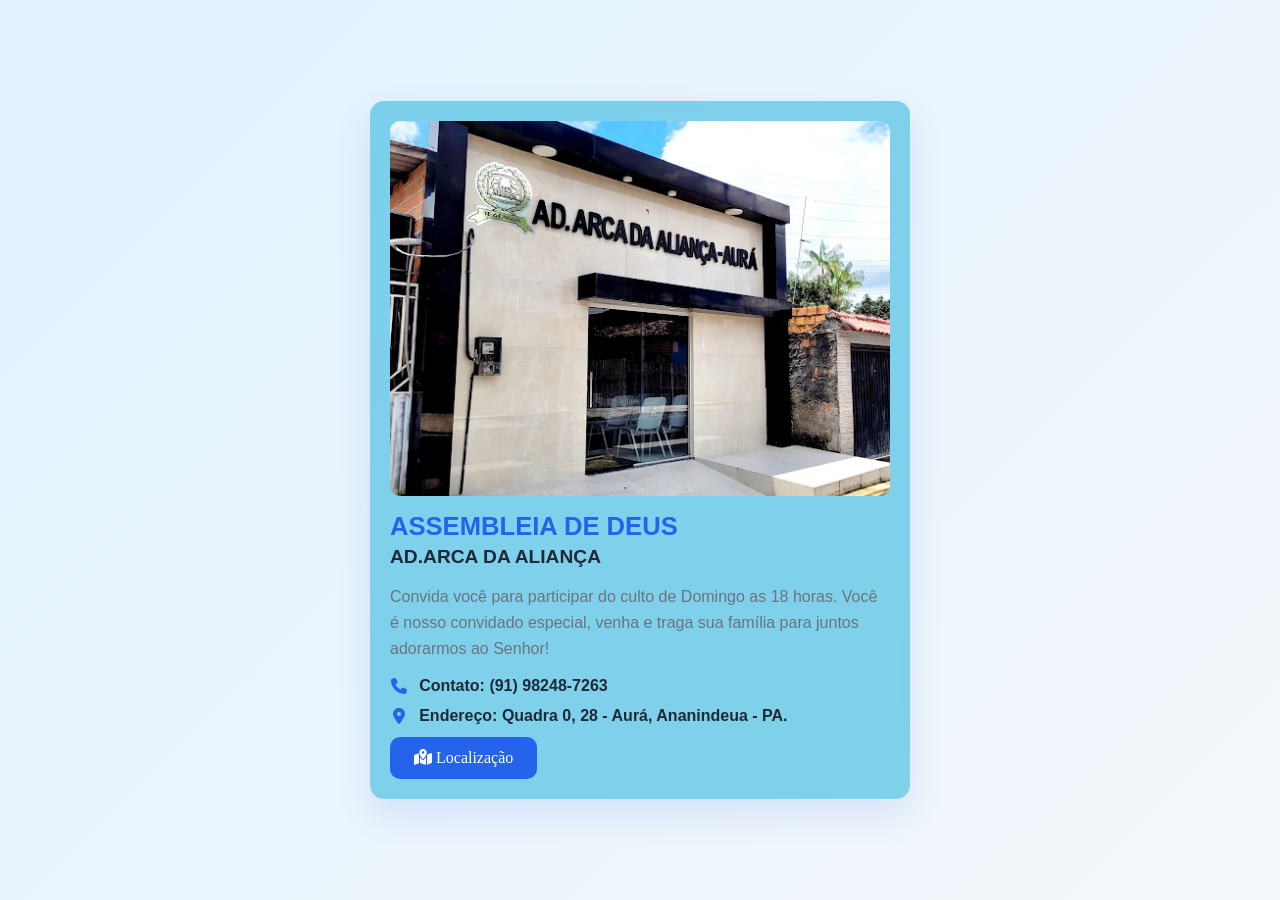
<file: index.html>
<!DOCTYPE html>
<html lang="pt-BR">
  <head>
    <meta charset="UTF-8" />
    <meta name="viewport" content="width=device-width, initial-scale=1.0" />
    <title>Convite</title>
    <link rel="stylesheet" href="https://cdnjs.cloudflare.com/ajax/libs/font-awesome/6.5.2/css/all.min.css" />
    <style>
      :root {
        --bg: #f4f7fb;
        --card: #ffffff;
        --primary: #2563eb;
        --text: #1f2937;
        --muted: #6b7280;
      }

      * {
        box-sizing: border-box;
      }

      body {
        margin: 0;
        font-family: Arial, Helvetica, sans-serif;
        background: linear-gradient(135deg, #e0f2fe, var(--bg));
        color: var(--text);
        display: grid;
        place-items: center;
        min-height: 100vh;
      }

      .card {
        width: min(calc(100% - 2rem), 540px);
        background: rgba(85, 194, 228, 0.72);
        -webkit-backdrop-filter: blur(8px);
        backdrop-filter: blur(8px);
        border-radius: 14px;
        box-shadow: 0 16px 36px rgba(37, 99, 235, 0.12);
        padding: 1.25rem;
      }

      .church-image {
        display: block;
        width: 100%;
        aspect-ratio: 4 / 3;
        object-fit: cover;
        border-radius: 10px;
        margin-bottom: 1rem;
      }

      h1 {
        margin: 0 0 0.35rem;
        color: var(--primary);
        font-size: 1.6rem;
      }

      h2 {
        margin: 0 0 1rem;
        font-size: 1.2rem;
      }

      p {
        color: var(--muted);
        line-height: 1.6;
        margin: 0 0 1rem;
      }

      button {
        background: var(--primary);
        color:white;
        border: none;
        border-radius: 10px;
        padding: 0.75rem 1.5rem;
        font-size: 1rem;
        font-family: times new roman;
        cursor: pointer;
        transition: opacity 0.2s ease;
      }

      button:hover {
        opacity: 0.9;
      }

      .info-item {
        display: flex;
        align-items: center;
        gap: 0.7rem;
        margin: 0.75rem 0;
        color: var(--text);
        font-weight: 600;
      }

      .info-item i {
        color: var(--primary);
        width: 18px;
        text-align: center;
      }
     
    </style>
  </head>
  <body>
    <main class="card">
<div >
    <img class="church-image" src="igreja_1.webp" alt="Igreja Assembleia de Deus Arca da Aliança" />
      <h1>ASSEMBLEIA DE DEUS</h1>
        <h2>AD.ARCA DA ALIANÇA</h2>
        </div>
        <section>
            <p>
        Convida você para participar do culto de Domingo as 18 horas.
        Você é nosso convidado especial, venha e traga sua família para juntos adorarmos ao Senhor!
      </p>

      <div class="info-item">
        <i class="fa-solid fa-phone"></i>
        <span>Contato: (91) 98248-7263</span>
      </div>

      <div class="info-item">
        <i class="fa-solid fa-location-dot"></i>
        <span>Endereço: Quadra 0, 28 - Aurá, Ananindeua - PA.</span>
      </div>
        </section>
      
      <a href="https://maps.app.goo.gl/gEr5ApzBTGcpxext6" target="_blank">
  <button type="button"><i class="fa-solid fa-map-location-dot"></i> Localização</button>
</a>
    </main>
  </body>
</html>
</file>
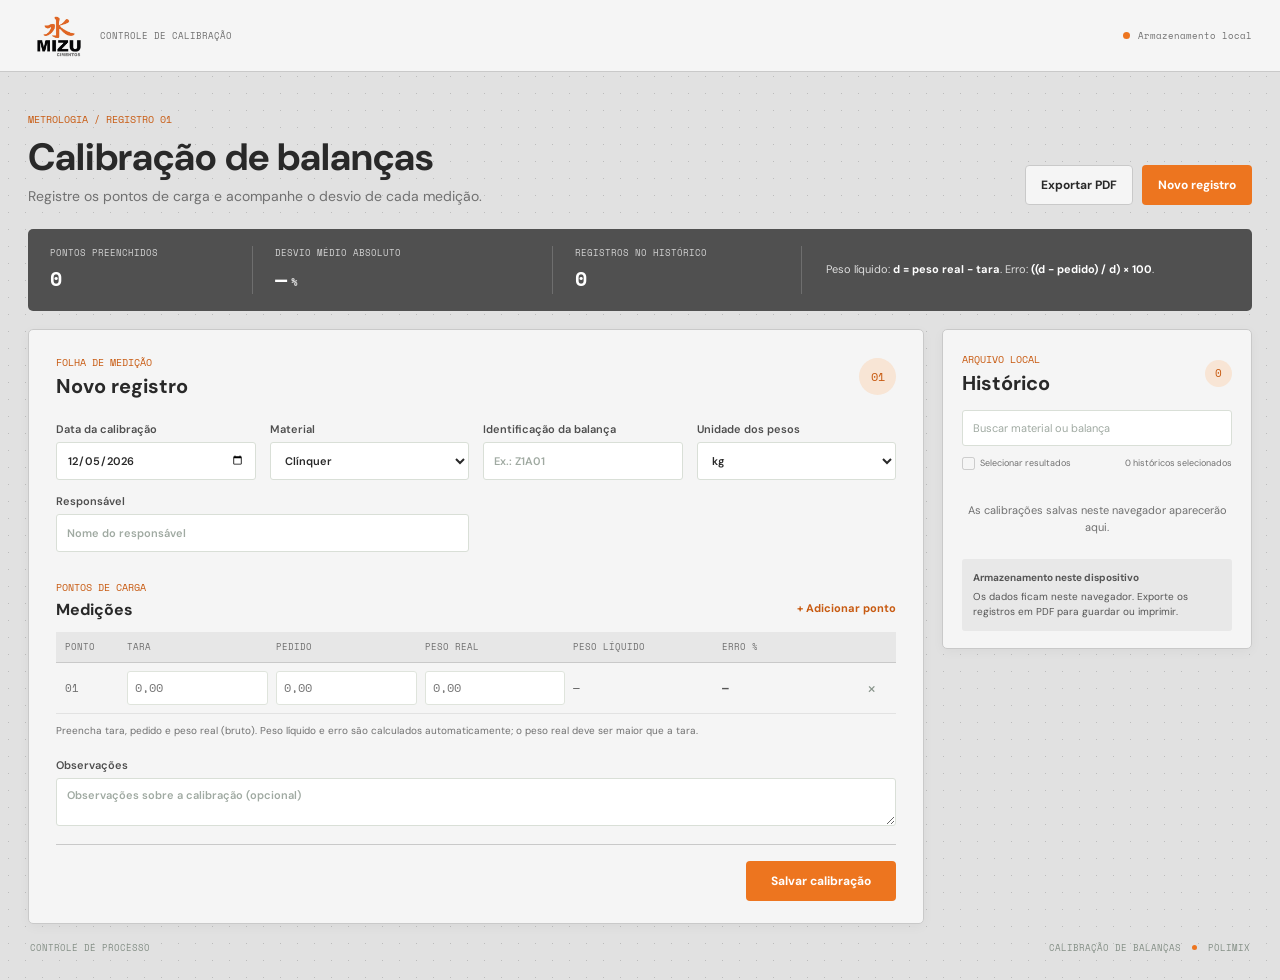
<file: Calibração/index.html>
<!doctype html>
<html lang="pt-BR">
<head>
  <meta charset="utf-8">
  <meta name="viewport" content="width=device-width, initial-scale=1">
  <meta name="theme-color" content="#e1e1e1">
  <title>Calibração de balanças</title>
  <link rel="preconnect" href="https://fonts.googleapis.com">
  <link rel="preconnect" href="https://fonts.gstatic.com" crossorigin>
  <link href="https://fonts.googleapis.com/css2?family=DM+Sans:wght@400;500;600;700&family=Space+Mono:wght@400;700&display=swap" rel="stylesheet">
  <link rel="stylesheet" href="styles.css">
  <script src="script.js" defer></script>
</head>
<body>
  <header class="topbar">
    <a class="brand" href="index.html" aria-label="Calibração, início">
      <img class="brand-logo" src="logo_1.png" alt="Mizu Cimentos">
      <span class="brand-copy"><small>CONTROLE DE CALIBRAÇÃO</small></span>
    </a>
    <div class="topbar-state"><span class="live-dot"></span><span id="storage-status" role="status">Armazenamento local</span></div>
  </header>

  <main class="page-shell">
    <section class="page-heading">
      <div>
        <p class="eyebrow">METROLOGIA <span>/</span> REGISTRO 01</p>
        <h1>Calibração de balanças</h1>
        <p class="heading-copy">Registre os pontos de carga e acompanhe o desvio de cada medição.</p>
      </div>
      <div class="heading-actions">
        <button class="button button-secondary" id="export-button" type="button" title="Exporta somente os históricos selecionados">Exportar PDF</button>
        <button class="button button-primary" id="new-record-button" type="button">Novo registro</button>
      </div>
    </section>

    <section class="summary-strip" aria-label="Resumo do registro">
      <div class="summary-item"><span class="summary-label">PONTOS PREENCHIDOS</span><strong id="summary-points">0</strong></div>
      <div class="summary-item"><span class="summary-label">DESVIO MÉDIO ABSOLUTO</span><strong><span id="summary-average">—</span><small>%</small></strong></div>
      <div class="summary-item"><span class="summary-label">REGISTROS NO HISTÓRICO</span><strong id="summary-records">0</strong></div>
      <div class="summary-note">Peso líquido: <b>d = peso real − tara</b>. Erro: <b>((d − pedido) / d) × 100</b>.</div>
    </section>

    <div class="content-grid">
      <section class="panel form-panel" aria-labelledby="form-title">
        <div class="panel-heading">
          <div><p class="eyebrow">FOLHA DE MEDIÇÃO</p><h2 id="form-title">Novo registro</h2></div>
          <span class="record-index" id="record-index">01</span>
        </div>

        <form id="calibration-form">
          <div class="metadata-grid">
            <label class="field"><span>Data da calibração</span><input id="calibration-date" name="date" type="date" required></label>
            <label class="field"><span>Material</span>
              <select id="material" name="material" required>
                <option value="Clínquer">Clínquer</option>
                <option value="Gesso">Gesso</option>
                <option value="Pozolano">Pozolano</option>
                <option value="Escória">Escória</option>
                <option value="Outro">Outro</option>
              </select>
            </label>
            <label class="field"><span>Identificação da balança</span><input id="scale-id" name="scale" type="text" placeholder="Ex.: Z1A01" maxlength="40" required></label>
            <label class="field"><span>Unidade dos pesos</span>
              <select id="weight-unit" name="unit" required>
                <option value="kg">kg</option>
                <option value="g">g</option>
                <option value="t">t</option>
              </select>
            </label>
            <label class="field field-wide"><span>Responsável</span><input id="operator" name="operator" type="text" placeholder="Nome do responsável" maxlength="80"></label>
          </div>

          <div class="measurements-heading">
            <div><p class="eyebrow">PONTOS DE CARGA</p><h3>Medições</h3></div>
            <button class="text-button" id="add-point-button" type="button">+ Adicionar ponto</button>
          </div>

          <div class="measurement-table" aria-label="Pontos de medição">
            <div class="table-head" aria-hidden="true">
              <span>PONTO</span><span>TARA</span><span>PEDIDO</span><span>PESO REAL</span><span>PESO LÍQUIDO</span><span>ERRO %</span><span></span>
            </div>
            <div id="measurement-rows"></div>
          </div>
          <p class="table-hint">Preencha tara, pedido e peso real (bruto). Peso líquido e erro são calculados automaticamente; o peso real deve ser maior que a tara.</p>

          <label class="field notes-field"><span>Observações</span><textarea id="notes" name="notes" rows="2" maxlength="500" placeholder="Observações sobre a calibração (opcional)"></textarea></label>
          <div class="form-footer">
            <span id="form-message" class="form-message" role="status"></span>
            <button class="button button-primary save-button" id="save-button" type="submit">Salvar calibração</button>
          </div>
        </form>
      </section>

      <aside class="panel history-panel" aria-labelledby="history-title">
        <div class="history-heading"><div><p class="eyebrow">ARQUIVO LOCAL</p><h2 id="history-title">Histórico</h2></div><span id="history-count" class="history-count">0</span></div>
        <label class="search-field"><span class="sr-only">Buscar no histórico</span><input id="history-search" type="search" placeholder="Buscar material ou balança"></label>
        <div class="history-selection">
          <label class="select-visible"><input id="select-visible-records" type="checkbox">Selecionar resultados</label>
          <span id="selection-count" role="status">0 históricos selecionados</span>
        </div>
        <div id="history-list" class="history-list"></div>
        <p id="empty-history" class="empty-history">As calibrações salvas neste navegador aparecerão aqui.</p>
        <div class="storage-note"><strong>Armazenamento neste dispositivo</strong><span>Os dados ficam neste navegador. Exporte os registros em PDF para guardar ou imprimir.</span></div>
      </aside>
    </div>
    <footer class="page-footer"><span>CONTROLE DE PROCESSO</span><span>CALIBRAÇÃO DE BALANÇAS <i></i> POLIMIX</span></footer>
  </main>
</body>
</html>
</file>
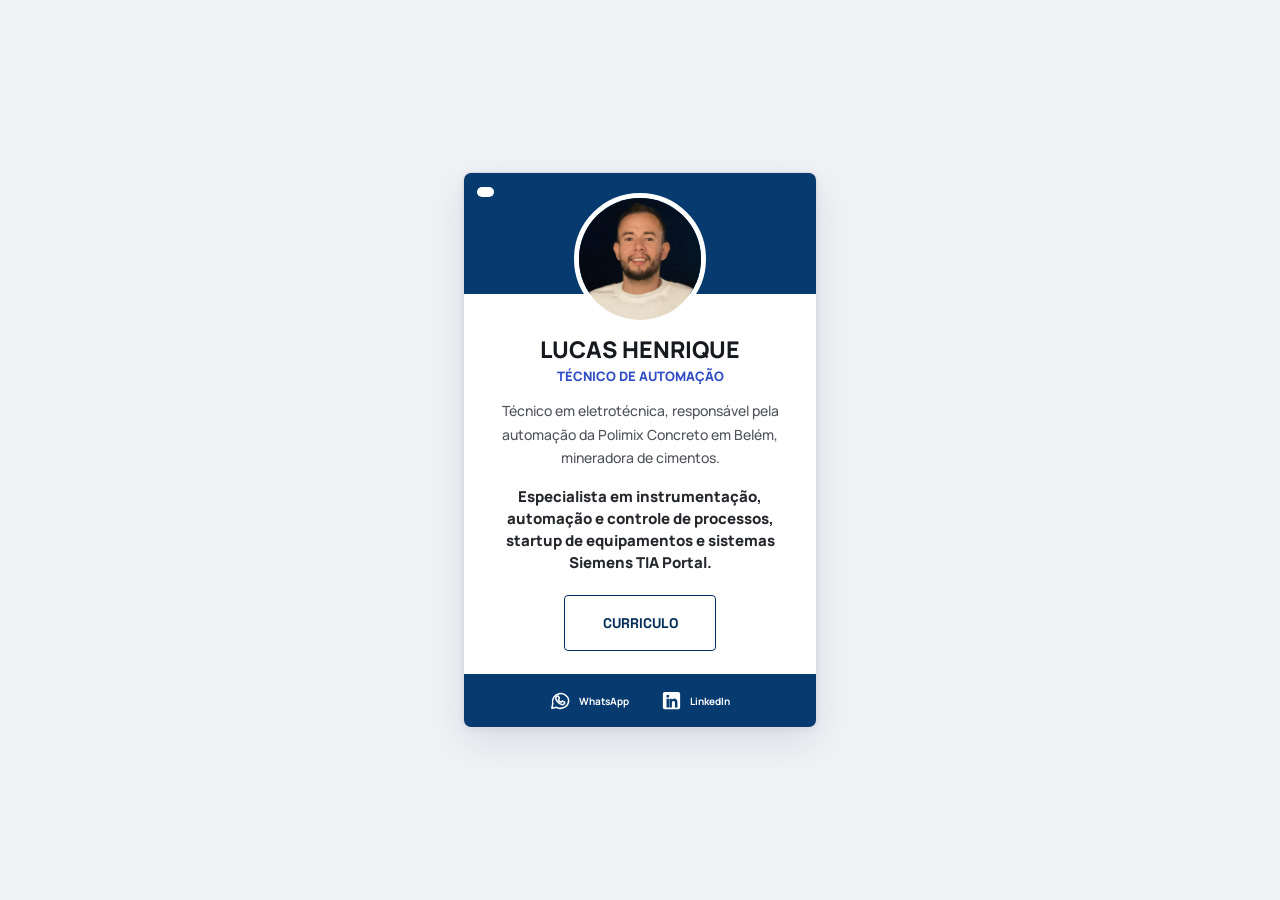
<file: cartao.html>
<!doctype html>
<html lang="pt-BR">
<head>
  <meta charset="utf-8">
  <meta name="viewport" content="width=device-width, initial-scale=1">
  <meta name="theme-color" content="#073b70">
  <meta name="description" content="Cartão digital de Lucas Henrique, técnico de automação.">
  <title>Lucas Henrique | Técnico de Automação</title>
  <link rel="preconnect" href="https://fonts.googleapis.com">
  <link rel="preconnect" href="https://fonts.gstatic.com" crossorigin>
  <link href="https://fonts.googleapis.com/css2?family=Manrope:wght@400;500;600;700;800&family=Space+Grotesk:wght@500;600;700&display=swap" rel="stylesheet">
  <link rel="stylesheet" href="cartao.css">
</head>
<body>
  <main class="card-page">
    <article class="profile-card" aria-labelledby="profile-name">
      <header class="card-cover" aria-hidden="true"></header>
      <img class="profile-photo" src="Perfil_Lucas.jpeg" alt="Retrato de Lucas Henrique">

      <div class="profile-content">
        <p class="card-kicker">CARTÃO DIGITAL</p>
        <h1 id="profile-name">Lucas Henrique</h1>
        <p class="profile-role">Técnico de Automação</p>

        <p class="profile-bio">
          Técnico em eletrotécnica, responsável pela automação da Polimix Concreto em Belém, mineradora de cimentos.
        </p>

        <p class="profile-specialty">
          Especialista em instrumentação, automação e controle de processos, startup de equipamentos e sistemas Siemens TIA Portal.
        </p>
        <a class="resume-button" href="Lucas Santiago_1.pdf" target="_blank" rel="noreferrer">CURRICULO</a>
      </div>

      <nav class="social-links" aria-label="Redes sociais">
        <a href="https://wa.me/qr/4NPMBM3FVFZ6E1" target="_blank" rel="noreferrer" aria-label="Abrir WhatsApp">
          <svg class="social-icon whatsapp-icon" viewBox="0 0 24 24" aria-hidden="true">
            <path d="M20.5 11.7a8.5 8.5 0 0 1-12.6 7.4L3 20l.9-4.7a8.5 8.5 0 1 1 16.6-3.6Z"></path>
            <path d="M8.1 7.8c.3-.5.6-.5.9-.5h.4c.2 0 .4.1.5.4l.8 1.9c.1.2.1.4 0 .6l-.6.7c-.2.2-.2.4-.1.6.5.9 1.3 1.7 2.3 2.2.2.1.4.1.5-.1l.8-.9c.2-.2.4-.2.6-.1l1.8.9c.2.1.3.3.3.5 0 .3-.2 1.2-.8 1.7-.6.6-1.4.7-1.9.6-1.1-.2-2.6-.9-4-2.2-1.2-1.1-2.1-2.5-2.4-3.6-.3-1.1 0-2 .4-2.7Z"></path>
          </svg>
          <span class="social-label">WhatsApp</span>
        </a>
        <a href="https://www.linkedin.com/in/lhenrique325?utm_source=share_via&utm_content=profile&utm_medium=member_android" target="_blank" rel="noreferrer" aria-label="Abrir LinkedIn">
          <svg class="social-icon linkedin-icon" viewBox="0 0 24 24" aria-hidden="true">
            <path d="M19 3a2 2 0 0 1 2 2v14a2 2 0 0 1-2 2H5a2 2 0 0 1-2-2V5a2 2 0 0 1 2-2h14Zm-9.6 7.3H6.8v8.9h2.6v-8.9ZM8.1 6.1a1.5 1.5 0 1 0 0 3 1.5 1.5 0 0 0 0-3Zm10.1 7.7c0-2.7-1.4-3.9-3.3-3.9-1.5 0-2.2.8-2.6 1.4v-1H9.8v8.9h2.6v-4.4c0-1.2.2-2.4 1.7-2.4s1.5 1.4 1.5 2.5v4.3h2.6v-5.4Z"></path>
          </svg>
          <span class="social-label">LinkedIn</span>
        </a>
      </nav>
    </article>
  </main>
</body>
</html>
</file>
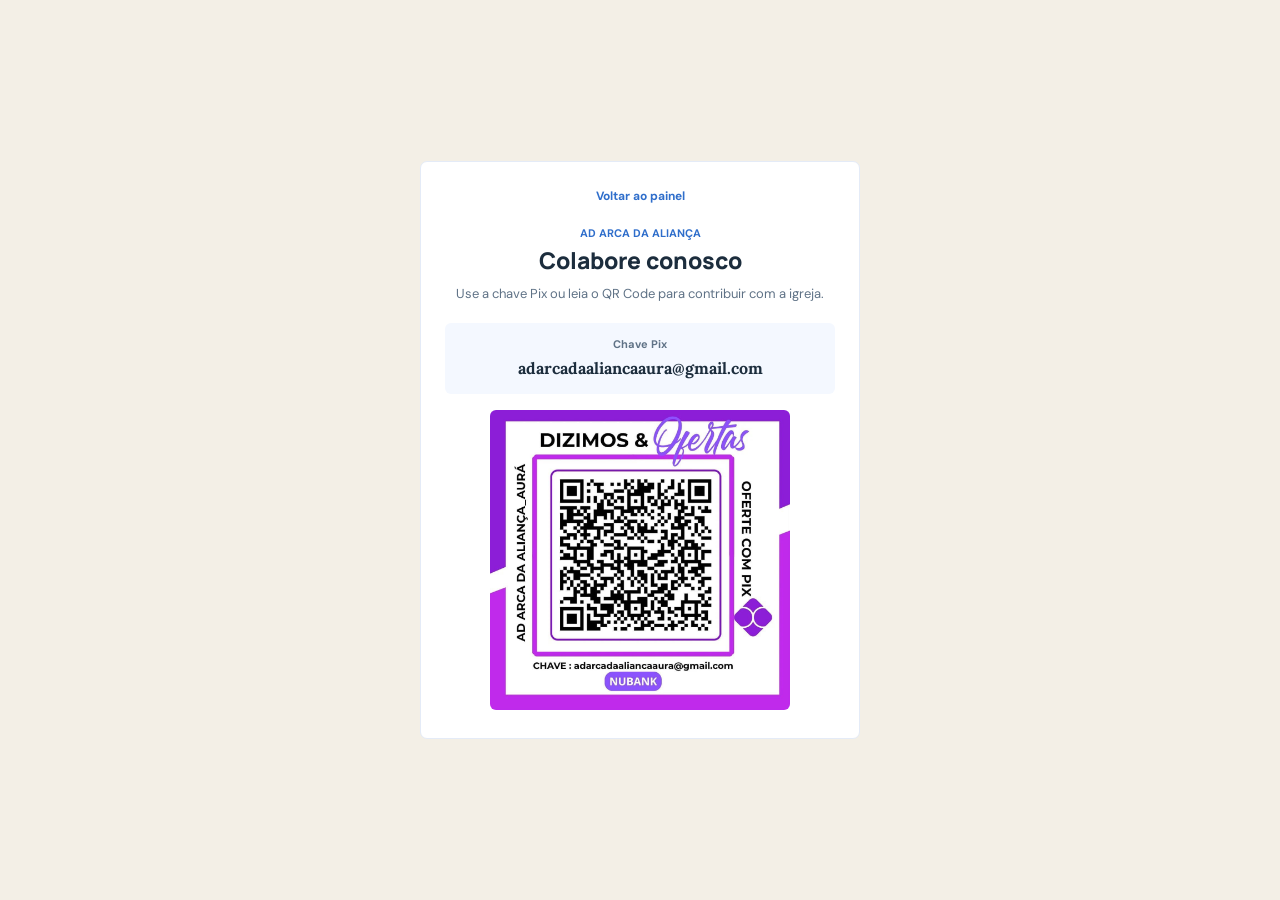
<file: colabore.html>
<!DOCTYPE html>
<html lang="pt-BR">
  <head>
    <meta charset="UTF-8" />
    <meta name="viewport" content="width=device-width, initial-scale=1.0" />
    <meta name="theme-color" content="#f5f6f2" />
    <title>Colabore conosco | AD Arca da Aliança</title>
    <link rel="preconnect" href="https://fonts.googleapis.com" />
    <link rel="preconnect" href="https://fonts.gstatic.com" crossorigin />
    <link href="https://fonts.googleapis.com/css2?family=DM+Sans:wght@400;500;600;700&family=Lora:wght@400;500;600;700&family=Manrope:wght@500;600;700;800&display=swap" rel="stylesheet" />
    <link rel="stylesheet" href="dashboard.css" />
  </head>
  <body>
    <main class="contribution-page">
      <section class="contribution-card" aria-labelledby="contribution-title">
        <a class="contribution-back" href="dashboard.html">Voltar ao painel</a>
        <p class="contribution-kicker">AD Arca da Aliança</p>
        <h1 id="contribution-title">Colabore conosco</h1>
        <p class="contribution-lead">Use a chave Pix ou leia o QR Code para contribuir com a igreja.</p>
        <div class="contribution-key">
          <span>Chave Pix</span>
          <strong>adarcadaaliancaaura@gmail.com</strong>
        </div>
        <a class="contribution-qr" href="qr_code.jpeg" target="_blank" rel="noopener noreferrer" aria-label="Abrir QR Code em tamanho original">
          <img src="qr_code.jpeg" alt="QR Code Pix da AD Arca da Aliança" />
        </a>
      </section>
    </main>
  </body>
</html>
</file>
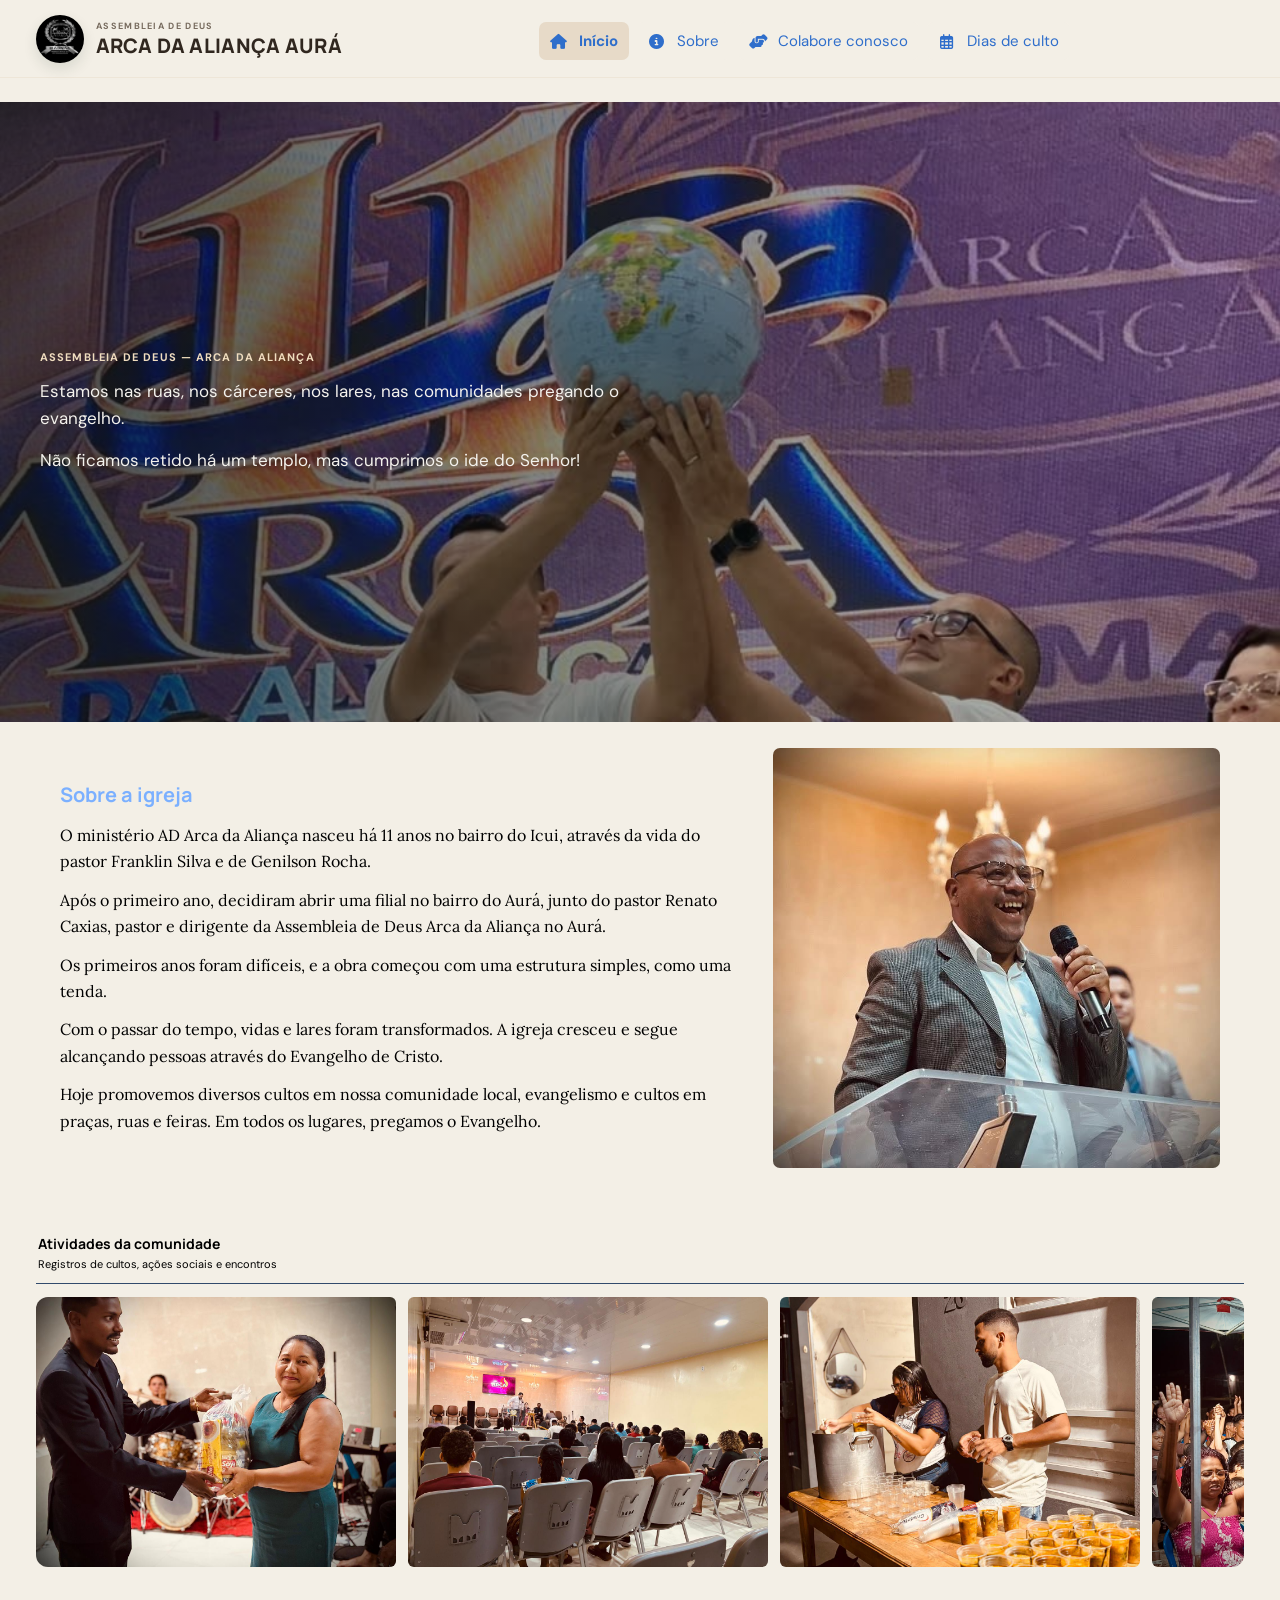
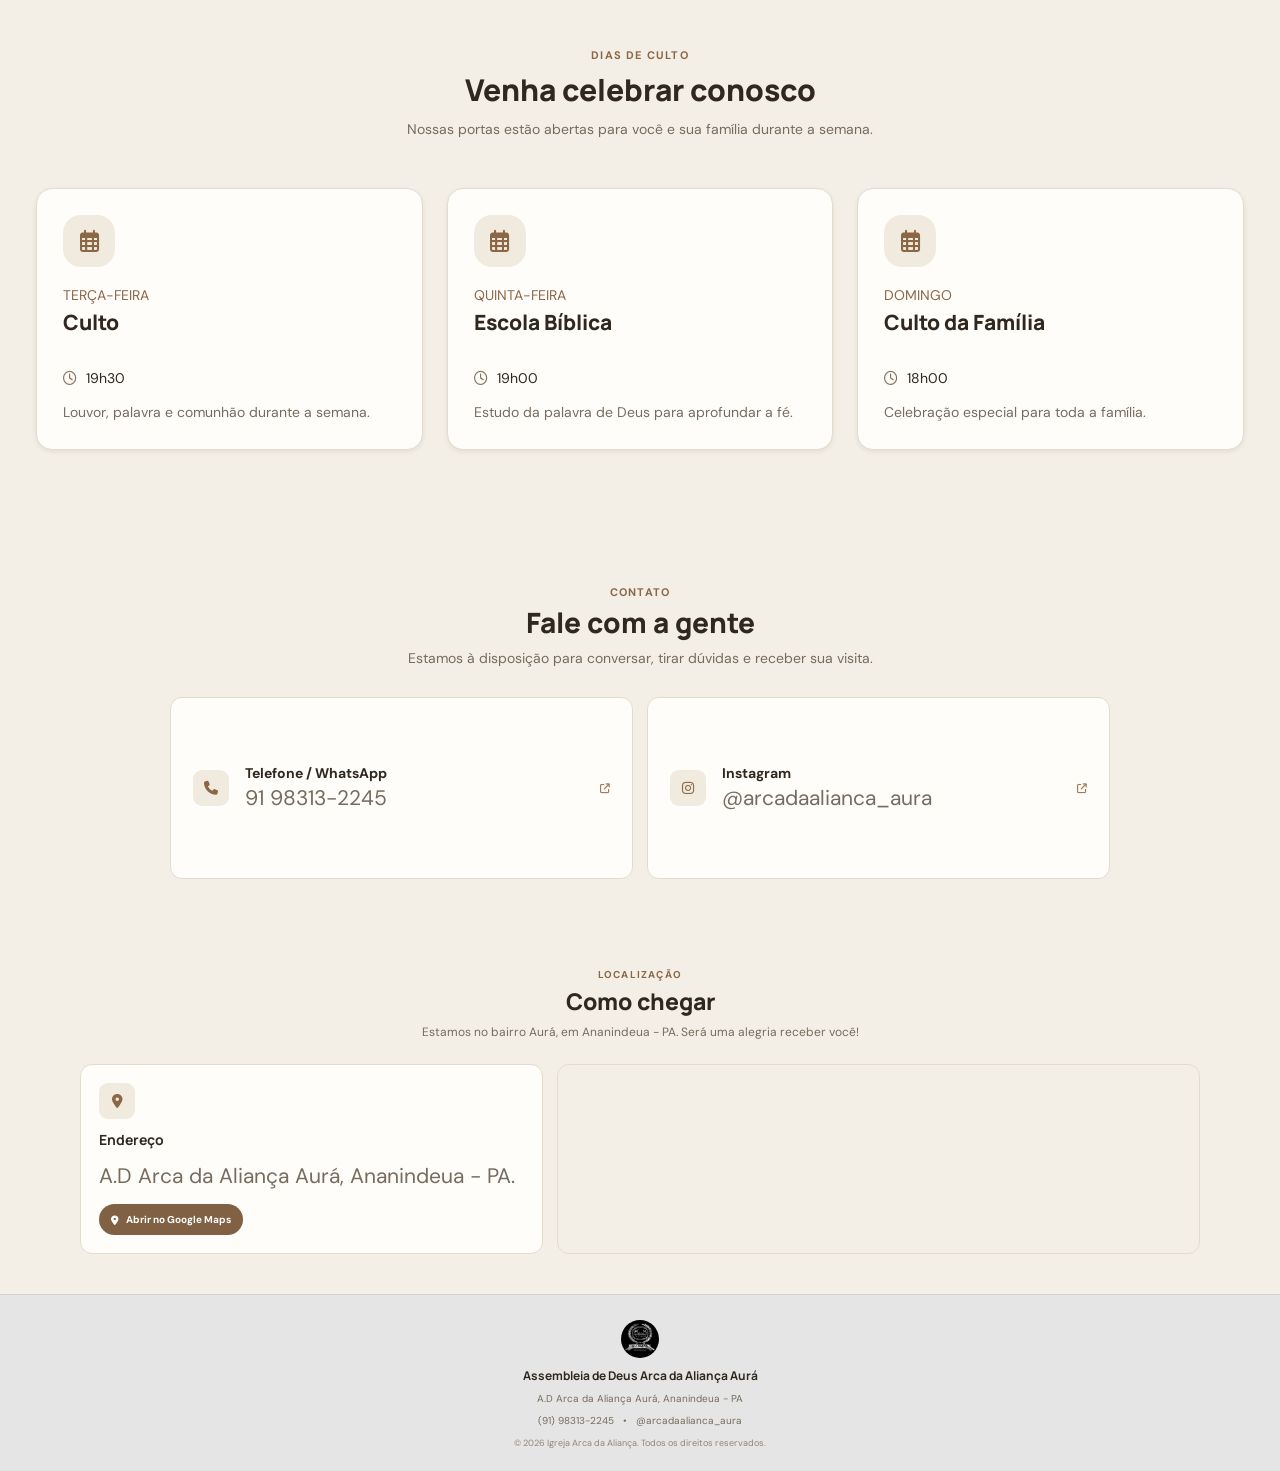
<file: dashboard.html>
<!DOCTYPE html>
<html lang="pt-BR">
  <head>
    <meta charset="UTF-8" />
    <meta name="viewport" content="width=device-width, initial-scale=1.0" />
    <meta name="theme-color" content="#f5f6f2" />
    <title>Arca da Aliança Aurá | Painel de atividades</title>
    <link rel="preconnect" href="https://fonts.googleapis.com" />
    <link rel="preconnect" href="https://fonts.gstatic.com" crossorigin />
    <link href="https://fonts.googleapis.com/css2?family=DM+Sans:wght@400;500;600;700&family=Lora:wght@400;500;600;700&family=Manrope:wght@500;600;700;800&display=swap" rel="stylesheet" />
    <link rel="stylesheet" href="https://cdnjs.cloudflare.com/ajax/libs/font-awesome/6.5.2/css/all.min.css" />
    <link rel="stylesheet" href="dashboard.css?v=20261015-layout8" />
  </head>
  <body class="dark-preview">
    <div class="app">
      <main class="main" id="inicio">
        <header class="topbar">
          <div class="brand-hero" aria-label="Logo e nome da igreja">
            <img src="logo_arca.jpg" alt="Logo da Assembleia de Deus Arca da Aliança" class="brand-logo" />
            <div class="brand-hero-copy">
              <span class="brand-hero-label">ASSEMBLEIA DE DEUS</span>
              <h1>ARCA DA ALIANÇA AURÁ</h1>
            </div>
          </div>
          <nav class="nav" aria-label="Navegação principal">
            <a class="active" href="#inicio"><i class="fa-solid fa-house" aria-hidden="true"></i><span class="nav-link-label">Início</span></a>
            <a href="#sobre"><i class="fa-solid fa-circle-info" aria-hidden="true"></i><span class="nav-link-label">Sobre</span></a>
            <a href="colabore.html" target="_blank" rel="noopener noreferrer" title="Abrir chave Pix e QR Code"><i class="fa-solid fa-handshake-angle" aria-hidden="true"></i><span class="nav-link-label">Colabore conosco</span></a>
            <a href="#dias-culto"><i class="fa-regular fa-calendar-days" aria-hidden="true"></i><span class="nav-link-label">Dias de culto</span></a>
          </nav>
        </header>

        <section class="welcome" id="sobre" aria-label="Sobre a comunidade">
          <div class="welcome-content">
            <div class="welcome-kicker">ASSEMBLEIA DE DEUS — ARCA DA ALIANÇA</div>
            <p>Estamos nas ruas, nos cárceres, nos lares, nas comunidades pregando o evangelho.</p>
            <p>Não ficamos retido há um templo, mas cumprimos o ide do Senhor!</p>
          </div>
        </section>

    
        <div class="content-grid">
          <section class="panel" id="sobre-igreja">
            <div class="about-layout">
              <div class="about-copy">
                <h1 class="about-heading">Sobre a igreja</h1>
                <div class="about-description">
                  <p>O ministério AD Arca da Aliança nasceu há 11 anos no bairro do Icui, através da vida do pastor Franklin Silva e de Genilson Rocha.</p>
                  <p>Após o primeiro ano, decidiram abrir uma filial no bairro do Aurá, junto do pastor Renato Caxias, pastor e dirigente da Assembleia de Deus Arca da Aliança no Aurá.</p>
                  <p>Os primeiros anos foram difíceis, e a obra começou com uma estrutura simples, como uma tenda.</p>
                  <p>Com o passar do tempo, vidas e lares foram transformados. A igreja cresceu e segue alcançando pessoas através do Evangelho de Cristo.</p>
                  <p>Hoje promovemos diversos cultos em nossa comunidade local, evangelismo e cultos em praças, ruas e feiras. Em todos os lugares, pregamos o Evangelho.</p>
                </div>
              </div>
              <div class="about-side">
                <figure class="about-image pastor-photo">
                  <img src="PR.renato.jpg" alt="Pastor Renato da Assembleia de Deus Arca da Aliança" loading="lazy" />
                </figure>
              </div>
            </div>
          </section>

        </div>

        <section class="photo-trend" aria-label="Fotos das atividades da igreja">
          <div class="photo-trend-head">
            <div><h2>Atividades da comunidade</h2><p>Registros de cultos, ações sociais e encontros</p></div>
          </div>
          <div class="photo-trend-window" role="region" aria-label="Galeria de fotos em rolagem contínua" tabindex="0">
            <div class="photo-trend-track">
              <div class="photo-trend-set">
                <figure class="photo-trend-card"><img src="imagem_1.jpeg" alt="Entrega de alimentos durante uma ação comunitária" loading="lazy" /></figure>
                <figure class="photo-trend-card"><img src="imagem_2.jpeg" alt="Membros reunidos durante um culto" loading="lazy" /></figure>
                <figure class="photo-trend-card"><img src="imagem_3.jpeg" alt="Voluntários preparando bebidas para a comunidade" loading="lazy" /></figure>
                <figure class="photo-trend-card"><img src="imagem_4.jpeg" alt="Comunidade reunida em oração" loading="lazy" /></figure>
                <figure class="photo-trend-card"><img src="ceia_1.jpg" alt="Ceia do Senhor celebrada pela comunidade" loading="lazy" /></figure>
                <figure class="photo-trend-card"><img src="ceia_2.jpg" alt="Momento de comunhão e ceia em congregação" loading="lazy" /></figure>
                <figure class="photo-trend-card"><img src="Aniversario%20Arca.jpeg" alt="Celebração do aniversário da igreja com a comunidade reunida" loading="lazy" /></figure>
                <figure class="photo-trend-card"><img src="EBF%20Crian%C3%A7as.jpeg" alt="Crianças reunidas em atividade da Escola Bíblica de Férias" loading="lazy" /></figure>
              </div>
              <div class="photo-trend-set" aria-hidden="true">
                <figure class="photo-trend-card"><img src="imagem_1.jpeg" alt="" loading="lazy" /></figure>
                <figure class="photo-trend-card"><img src="imagem_2.jpeg" alt="" loading="lazy" /></figure>
                <figure class="photo-trend-card"><img src="imagem_3.jpeg" alt="" loading="lazy" /></figure>
                <figure class="photo-trend-card"><img src="imagem_4.jpeg" alt="" loading="lazy" /></figure>
                <figure class="photo-trend-card"><img src="ceia_1.jpg" alt="" loading="lazy" /></figure>
                <figure class="photo-trend-card"><img src="ceia_2.jpg" alt="" loading="lazy" /></figure>
                <figure class="photo-trend-card"><img src="Aniversario%20Arca.jpeg" alt="" loading="lazy" /></figure>
                <figure class="photo-trend-card"><img src="EBF%20Crian%C3%A7as.jpeg" alt="" loading="lazy" /></figure>
              </div>
            </div>
          </div>
        </section>

        <section class="service-section" id="dias-culto" aria-labelledby="service-sheet-title">
          <div class="closing-heading service-heading">
            <span class="closing-eyebrow">Dias de culto</span>
            <h2 id="service-sheet-title">Venha celebrar conosco</h2>
            <p>Nossas portas estão abertas para você e sua família durante a semana.</p>
          </div>
          <div class="service-grid">
            <article class="service-card">
              <span class="service-icon"><i class="fa-regular fa-calendar-days" aria-hidden="true"></i></span>
              <p class="service-day">Terça-feira</p>
              <h3>Culto</h3>
              <p class="service-time"><i class="fa-regular fa-clock" aria-hidden="true"></i><time datetime="19:30">19h30</time></p>
              <p class="service-description">Louvor, palavra e comunhão durante a semana.</p>
            </article>
            <article class="service-card">
              <span class="service-icon"><i class="fa-regular fa-calendar-days" aria-hidden="true"></i></span>
              <p class="service-day">Quinta-feira</p>
              <h3>Escola Bíblica</h3>
              <p class="service-time"><i class="fa-regular fa-clock" aria-hidden="true"></i><time datetime="19:00">19h00</time></p>
              <p class="service-description">Estudo da palavra de Deus para aprofundar a fé.</p>
            </article>
            <article class="service-card">
              <span class="service-icon"><i class="fa-regular fa-calendar-days" aria-hidden="true"></i></span>
              <p class="service-day">Domingo</p>
              <h3>Culto da Família</h3>
              <p class="service-time"><i class="fa-regular fa-clock" aria-hidden="true"></i><time datetime="18:00">18h00</time></p>
              <p class="service-description">Celebração especial para toda a família.</p>
            </article>
          </div>
        </section>

        <section class="contact-section" id="contato" aria-labelledby="contact-title">
          <div class="closing-heading">
            <span class="closing-eyebrow">Contato</span>
            <h2 id="contact-title">Fale com a gente</h2>
            <p>Estamos à disposição para conversar, tirar dúvidas e receber sua visita.</p>
          </div>
          <div class="contact-list">
            <a class="contact-card" href="tel:+5591983132245">
              <span class="closing-icon"><i class="fa-solid fa-phone" aria-hidden="true"></i></span>
              <span><strong>Telefone / WhatsApp</strong><small>91 98313-2245</small></span>
              <i class="fa-solid fa-arrow-up-right-from-square contact-arrow" aria-hidden="true"></i>
            </a>
            <a class="contact-card" href="https://www.instagram.com/arcadaalianca_aura?utm_source=ig_web_button_share_sheet&;srtk=ZDNlZDc0MzIxNw==" target="_blank" rel="noopener noreferrer">
              <span class="closing-icon"><i class="fa-brands fa-instagram" aria-hidden="true"></i></span>
              <span><strong>Instagram</strong><small>@arcadaalianca_aura</small></span>
              <i class="fa-solid fa-arrow-up-right-from-square contact-arrow" aria-hidden="true"></i>
            </a>
          </div>
        </section>

        <section class="location-section" id="atividades" aria-labelledby="location-title">
          <div class="closing-heading">
            <span class="closing-eyebrow">Localização</span>
            <h2 id="location-title">Como chegar</h2>
            <p>Estamos no bairro Aurá, em Ananindeua - PA. Será uma alegria receber você!</p>
          </div>
          <div class="location-layout">
            <div class="address-card">
              <span class="closing-icon"><i class="fa-solid fa-location-dot" aria-hidden="true"></i></span>
              <h3>Endereço</h3>
              <p>A.D Arca da Aliança Aurá, Ananindeua - PA.</p>
              <a class="map-link" href="https://maps.app.goo.gl/9oMtGsW3E13FkMaw7" target="_blank" rel="noopener noreferrer">
                <i class="fa-solid fa-location-dot" aria-hidden="true"></i> Abrir no Google Maps
              </a>
            </div>
            <div class="location-map">
              <iframe
                title="Mapa da A.D Arca da Aliança Aurá"
                src="https://www.google.com/maps?q=-1.3728686,-48.3656382&z=17&output=embed"
                loading="lazy"
                referrerpolicy="no-referrer-when-downgrade"
                allowfullscreen>
              </iframe>
            </div>
          </div>
        </section>

      </main>
      <footer class="site-footer">
        <img src="logo_arca.jpg" alt="" class="footer-logo" />
        <strong>Assembleia de Deus Arca da Aliança Aurá</strong>
        <p>A.D Arca da Aliança Aurá, Ananindeua - PA</p>
        <div class="footer-contact">
          <a href="tel:+5591983132245">(91) 98313-2245</a>
          <span aria-hidden="true">•</span>
          <a href="https://www.instagram.com/arcadaalianca_aura?utm_source=ig_web_button_share_sheet&;srtk=ZDNlZDc0MzIxNw==" target="_blank" rel="noopener noreferrer">@arcadaalianca_aura</a>
        </div>
        <small>© 2026 Igreja Arca da Aliança. Todos os direitos reservados.</small>
      </footer>
    </div>

    <script>
      document.querySelectorAll(".nav a").forEach((link) => {
        link.addEventListener("click", () => {
          document.querySelectorAll(".nav a").forEach((item) => item.classList.remove("active"));
          link.classList.add("active");
        });
      });
    </script>
  </body>
</html>
</file>
<file: Calibração/styles.css>
:root {
  color-scheme: light;
  --paper: #e1e1e1;
  --surface: #f5f5f5;
  --ink: #292929;
  --muted: #707070;
  --line: #c9c9c9;
  --orange: #ed751f;
  --orange-deep: #c85b12;
  --orange-light: #f8e5d5;
  --amber: #bd713a;
  --red: #a54b3e;
  --mono: "Space Mono", "Courier New", monospace;
  --sans: "DM Sans", "Segoe UI", sans-serif;
}

* { box-sizing: border-box; }

body {
  margin: 0;
  min-width: 320px;
  color: var(--ink);
  font-family: var(--sans);
  background-color: var(--paper);
  background-image: radial-gradient(#bcbcbc 0.65px, transparent 0.65px);
  background-size: 17px 17px;
}

button, input, select, textarea { font: inherit; }
button { cursor: pointer; }

.topbar {
  height: 72px;
  padding: 0 max(28px, calc((100vw - 1440px) / 2));
  display: flex;
  align-items: center;
  justify-content: space-between;
  background: var(--surface);
  border-bottom: 1px solid var(--line);
}

.brand { display: inline-flex; align-items: center; gap: 10px; color: inherit; text-decoration: none; }
.brand-logo { width: 62px; height: 62px; object-fit: contain; mix-blend-mode: multiply; }
.brand-copy { display: grid; gap: 2px; }
.brand-copy small, .topbar-state { font-family: var(--mono); font-size: 9px; letter-spacing: 0; }
.brand-copy small { color: var(--muted); }
.topbar-state { display: flex; align-items: center; gap: 8px; color: var(--muted); }
.live-dot { width: 7px; height: 7px; border-radius: 50%; background: var(--orange); }

.page-shell { width: min(1360px, calc(100% - 56px)); margin: 0 auto; }
.page-heading { display: flex; align-items: flex-end; justify-content: space-between; gap: 24px; padding: 40px 0 24px; animation: enter 420ms ease-out both; }
.eyebrow { margin: 0 0 9px; color: var(--orange-deep); font: 10px var(--mono); }
h1, h2, h3, p { margin-top: 0; }
h1 { margin-bottom: 8px; font-size: clamp(28px, 4vw, 38px); line-height: 1.12; letter-spacing: 0; }
.heading-copy { margin: 0; color: var(--muted); font-size: 14px; }
.heading-actions { display: flex; flex-wrap: wrap; gap: 9px; }
.button { min-height: 40px; padding: 0 15px; border: 1px solid transparent; border-radius: 4px; font-size: 12px; font-weight: 700; transition: background 140ms ease, border-color 140ms ease, transform 140ms ease; }
.button:hover { transform: translateY(-1px); }
.button:focus-visible, .text-button:focus-visible, .remove-point:focus-visible, .history-actions button:focus-visible { outline: 2px solid var(--orange); outline-offset: 2px; }
.button-primary { color: white; background: var(--orange); }
.button-primary:hover { background: var(--orange-deep); }
.button-primary:active { background: #a9470d; transform: translateY(0); }
.button-secondary { color: var(--ink); background: var(--surface); border-color: var(--line); }
.button-secondary:hover { border-color: var(--orange); }
.button-secondary:active { color: var(--orange-deep); background: var(--orange-light); }

.summary-strip { display: grid; grid-template-columns: 0.9fr 1.2fr 1fr 1.8fr; align-items: center; min-height: 82px; margin-bottom: 18px; background: #505050; color: white; border-radius: 5px; overflow: hidden; animation: enter 480ms 50ms ease-out both; }
.summary-item { min-height: 48px; padding: 0 22px; display: flex; flex-direction: column; justify-content: center; gap: 5px; border-right: 1px solid #ffffff2c; }
.summary-label { color: #d2d2d2; font: 9px var(--mono); }
.summary-item strong { font: 700 20px var(--mono); }
.summary-item strong small { margin-left: 4px; color: #d2d2d2; font-size: 11px; }
.summary-note { padding: 0 24px; color: #dedede; font-size: 11px; line-height: 1.6; }
.summary-note b { color: #fff; }

.content-grid { display: grid; grid-template-columns: minmax(0, 1fr) 310px; align-items: start; gap: 18px; }
.panel { background: var(--surface); border: 1px solid var(--line); border-radius: 5px; box-shadow: 0 3px 12px #2222220a; }
.form-panel { min-width: 0; padding: 25px 27px 22px; animation: enter 520ms 90ms ease-out both; }
.panel-heading, .history-heading { display: flex; align-items: center; justify-content: space-between; }
.panel-heading { margin-bottom: 24px; }
.panel-heading .eyebrow, .history-heading .eyebrow, .measurements-heading .eyebrow { margin-bottom: 4px; }
h2 { margin-bottom: 0; font-size: 20px; line-height: 1.2; }
.record-index { display: grid; place-items: center; width: 37px; height: 37px; color: var(--orange-deep); background: var(--orange-light); border-radius: 50%; font: 12px var(--mono); }
.metadata-grid { display: grid; grid-template-columns: repeat(4, minmax(0, 1fr)); gap: 14px; }
.field { display: flex; flex-direction: column; gap: 6px; min-width: 0; color: #4f4f4f; font-size: 11px; font-weight: 600; }
.field-wide { grid-column: span 2; }
.field input, .field select, .field textarea, .search-field input { width: 100%; min-width: 0; color: var(--ink); background: #fff; border: 1px solid #d9dfd7; border-radius: 3px; outline: none; }
.field input, .field select { height: 38px; padding: 0 10px; }
.field textarea { padding: 9px 10px; resize: vertical; }
.field input:focus, .field select:focus, .field textarea:focus, .search-field input:focus { border-color: var(--orange); box-shadow: 0 0 0 2px #ed751f24; }
.field input::placeholder, .field textarea::placeholder, .search-field input::placeholder { color: #a0aaa2; }
.measurements-heading { display: flex; align-items: flex-end; justify-content: space-between; margin: 28px 0 12px; }
h3 { margin-bottom: 0; font-size: 16px; }
.text-button { padding: 5px 0; color: var(--orange-deep); background: transparent; border: 0; font-size: 11px; font-weight: 700; }
.text-button:hover, .text-button:active { color: #a9470d; }
.measurement-table { overflow-x: auto; }
.table-head, .measurement-row { min-width: 690px; display: grid; grid-template-columns: 54px repeat(3, minmax(82px, 1fr)) minmax(92px, 1fr) minmax(78px, .9fr) 30px; align-items: center; gap: 8px; }
.table-head { min-height: 31px; padding: 0 9px; color: var(--muted); background: #e7e7e7; border-bottom: 1px solid var(--line); font: 9px var(--mono); }
.measurement-row { min-height: 51px; padding: 6px 9px; border-bottom: 1px solid #e2e2e2; animation: row-in 180ms ease-out both; }
.point-number { color: var(--muted); font: 11px var(--mono); }
.measurement-input { width: 100%; height: 34px; padding: 0 7px; color: var(--ink); background: white; border: 1px solid #dfe4dc; border-radius: 3px; font: 12px var(--mono); outline: none; }
.measurement-input:focus { border-color: var(--orange); box-shadow: 0 0 0 2px #ed751f24; }
.computed-value { color: #555555; font: 11px var(--mono); white-space: nowrap; }
.computed-error { font-weight: 700; }
.computed-error.positive { color: var(--amber); }
.computed-error.negative { color: #626262; }
.remove-point { width: 28px; height: 28px; padding: 0; color: #88948b; background: transparent; border: 0; border-radius: 3px; font-size: 17px; }
.remove-point:hover { color: var(--red); background: #f9eeeb; }
.table-hint { margin: 9px 0 20px; color: var(--muted); font-size: 10px; line-height: 1.5; }
.notes-field { margin-top: 3px; }
.form-footer { display: flex; align-items: center; justify-content: space-between; gap: 12px; margin-top: 18px; padding-top: 16px; border-top: 1px solid var(--line); }
.form-message { color: var(--red); font-size: 11px; }
.save-button { min-width: 150px; }

.history-panel { padding: 22px 19px 17px; animation: enter 520ms 140ms ease-out both; }
.history-heading { margin-bottom: 15px; }
.history-count { min-width: 27px; height: 27px; display: grid; place-items: center; padding: 0 6px; color: var(--orange-deep); background: var(--orange-light); border-radius: 14px; font: 11px var(--mono); }
.search-field { display: block; margin-bottom: 11px; }
.search-field input { height: 36px; padding: 0 10px; font-size: 11px; }
.history-selection { display: flex; flex-wrap: wrap; align-items: center; justify-content: space-between; gap: 6px; margin-bottom: 10px; color: var(--muted); font-size: 9px; }
.select-visible, .history-select { display: inline-flex; align-items: center; gap: 5px; cursor: pointer; }
.select-visible input, .history-select input { margin: 0; accent-color: var(--orange); }
.history-select { font-size: 10px; }
.history-list { display: grid; gap: 8px; max-height: 500px; overflow-y: auto; }
.history-card { padding: 12px 11px; border: 1px solid var(--line); border-left: 3px solid var(--orange); border-radius: 3px; }
.history-card-title { display: flex; justify-content: space-between; gap: 8px; align-items: baseline; }
.history-card-title strong { font-size: 12px; }
.history-card-title time { color: var(--muted); font: 9px var(--mono); white-space: nowrap; }
.history-card-meta { margin: 5px 0 9px; color: var(--muted); font-size: 10px; }
.history-actions { display: flex; gap: 12px; }
.history-actions button { padding: 0; color: var(--orange-deep); background: transparent; border: 0; font-size: 10px; font-weight: 700; }
.history-actions button:first-child:active { color: #a9470d; }
.history-actions button:last-child { color: var(--red); }
.empty-history { margin: 22px 4px; color: var(--muted); font-size: 11px; line-height: 1.6; text-align: center; }
.storage-note { display: grid; gap: 5px; margin-top: 18px; padding: 12px 11px; color: #555555; background: #e8e8e8; border-radius: 3px; }
.storage-note strong { font-size: 10px; }
.storage-note span { font-size: 10px; line-height: 1.5; }
.page-footer { display: flex; justify-content: space-between; padding: 17px 2px 26px; color: #859087; font: 9px var(--mono); }
.page-footer i { display: inline-block; width: 5px; height: 5px; margin: 0 5px 1px; background: var(--orange); border-radius: 50%; }
.sr-only { position: absolute; top: 0; left: 0; width: 1px; height: 1px; padding: 0; margin: -1px; overflow: hidden; clip: rect(0, 0, 0, 0); clip-path: inset(50%); white-space: nowrap; border: 0; }

@keyframes enter { from { opacity: 0; transform: translateY(8px); } to { opacity: 1; transform: translateY(0); } }
@keyframes row-in { from { opacity: 0; transform: translateY(4px); } to { opacity: 1; transform: translateY(0); } }

@media (max-width: 960px) {
  .content-grid { grid-template-columns: minmax(0, 1fr) 270px; gap: 12px; }
  .form-panel { padding: 21px 18px; }
  .summary-strip { grid-template-columns: repeat(3, 1fr); }
  .summary-note { grid-column: 1 / -1; padding: 11px 20px; border-top: 1px solid #ffffff2c; }
}

@media (max-width: 720px) {
  .topbar { height: 62px; padding: 0 18px; }
  .topbar-state { font-size: 8px; }
  .page-shell { width: calc(100% - 32px); }
  .page-heading { align-items: flex-start; flex-direction: column; padding: 30px 0 18px; }
  .heading-actions { width: 100%; }
  .heading-actions .button { flex: 1; }
  .summary-strip { grid-template-columns: repeat(3, minmax(0, 1fr)); }
  .summary-item { min-height: 66px; padding: 0 10px; }
  .summary-label { min-height: 22px; font-size: 8px; line-height: 1.4; }
  .summary-item strong { font-size: 17px; }
  .summary-note { font-size: 10px; }
  .content-grid { grid-template-columns: minmax(0, 1fr); }
  .metadata-grid { grid-template-columns: repeat(2, minmax(0, 1fr)); }
  .history-list { max-height: 310px; }
}

@media (max-width: 420px) {
  .brand-copy small { font-size: 8px; }
  .topbar-state { max-width: 120px; line-height: 1.4; }
  .form-panel { padding: 18px 13px; }
  .metadata-grid { gap: 11px 8px; }
  .field { font-size: 10px; }
  .form-footer { align-items: stretch; flex-direction: column; }
  .save-button { width: 100%; }
  .page-footer { gap: 12px; font-size: 8px; }
}

@media print {
  body { background: white; }
  .topbar, .heading-actions, .history-panel, .text-button, .remove-point, .form-footer, .page-footer, .storage-note { display: none !important; }
  .page-shell { width: 100%; }
  .page-heading { padding-top: 0; }
  .summary-strip { background: #eee; color: #222; }
  .summary-item, .summary-note { border-color: #ccc; }
  .content-grid { display: block; }
  .panel { box-shadow: none; }
}
</file>
<file: cartao.css>
:root {
  color-scheme: light;
  --navy: #073b70;
  --navy-deep: #052e59;
  --blue: #304dc5;
  --ink: #16191e;
  --muted: #50545a;
  --paper: #f0f2f5;
  --white: #fff;
  --font: "Manrope", "Segoe UI", sans-serif;
  --display-font: "Space Grotesk", "Segoe UI", sans-serif;
}

* { box-sizing: border-box; }

body {
  min-width: 320px;
  min-height: 100vh;
  margin: 0;
  color: var(--ink);
  font-family: var(--font);
  background-color: var(--paper);
  background-image: radial-gradient(#cbd1d8 0.7px, transparent 0.7px);
  background-size: 18px 18px;
}

.card-page {
  min-height: 100vh;
  display: grid;
  place-items: center;
  padding: 28px 16px;
}

.profile-card {
  position: relative;
  width: min(100%, 354px);
  overflow: hidden;
  background: var(--white);
  border: 1px solid #d9dde3;
  border-radius: 8px;
  box-shadow: 0 14px 38px #172a401a, 0 2px 7px #172a4010;
  text-align: center;
  animation: card-enter 500ms ease-out both;
}

.card-cover {
  height: 121px;
  background: var(--navy);
}

.card-cover::before {
  content: "";
  position: absolute;
  top: 14px;
  left: 13px;
  width: 17px;
  height: 10px;
  background: #fff;
  border-radius: 99px;
}

.profile-photo {
  position: absolute;
  top: 20px;
  left: 50%;
  width: 132px;
  height: 132px;
  object-fit: cover;
  border: 5px solid var(--white);
  border-radius: 50%;
  transform: translateX(-50%);
  background: #e6e8eb;
}

.profile-content {
  padding: 35px 30px 23px;
}

.card-kicker {
  margin: 0 0 6px;
  color: #8a9098;
  font-size: 9px;
  font-weight: 800;
  line-height: 1.4;
  opacity: 0;
  height: 0;
  overflow: hidden;
}

h1 {
  margin: 0;
  color: var(--ink);
  font-size: 23px;
  font-weight: 800;
  line-height: 1.25;
  text-transform: uppercase;
}

.profile-role {
  margin: 4px 0 14px;
  color: var(--blue);
  font-size: 13px;
  font-weight: 800;
  line-height: 1.4;
  text-transform: uppercase;
}

.profile-bio {
  margin: 0 auto 17px;
  color: var(--muted);
  font-size: 14px;
  font-weight: 500;
  line-height: 1.65;
}

.profile-specialty {
  margin: 0 auto 21px;
  color: #24272c;
  font-size: 15px;
  font-weight: 800;
  line-height: 1.48;
}

.resume-details { margin: 0 auto; width: fit-content; }
.resume-details summary { list-style: none; }
.resume-details summary::-webkit-details-marker { display: none; }

.resume-button {
  width: 152px;
  min-height: 56px;
  display: inline-flex;
  align-items: center;
  justify-content: center;
  padding: 0 16px;
  color: var(--navy-deep);
  background: #fff;
  border: 1px solid var(--navy-deep);
  border-radius: 4px;
  font-family: var(--display-font);
  font-size: 14px;
  font-weight: 800;
  text-decoration: none;
  cursor: pointer;
  transition: color 140ms ease, background 140ms ease, transform 140ms ease, box-shadow 140ms ease;
}

.resume-button:hover, .resume-button:focus-visible, .resume-button:active {
  color: #fff;
  background: var(--blue);
  border-color: var(--blue);
}

.resume-button:active { transform: scale(.98); }
.resume-button:focus-visible, .social-links a:focus-visible { outline: 3px solid #ffbf69; outline-offset: 3px; }

.resume-content {
  width: min(100%, 270px);
  margin: 13px auto 0;
  padding: 13px 15px;
  color: var(--muted);
  background: #f2f4f7;
  border-radius: 5px;
  text-align: left;
  animation: card-enter 180ms ease-out both;
}

.resume-content h2 { margin: 0 0 5px; color: var(--ink); font-size: 12px; }
.resume-content p { margin: 0; font-size: 11px; line-height: 1.55; }

.social-links {
  min-height: 53px;
  display: flex;
  align-items: center;
  justify-content: center;
  gap: 30px;
  color: #fff;
  background: var(--navy);
}

.social-links a {
  min-width: 72px;
  min-height: 42px;
  display: inline-flex;
  align-items: center;
  justify-content: center;
  gap: 7px;
  color: inherit;
  text-decoration: none;
  transition: color 140ms ease, transform 140ms ease;
}

.social-links a:hover { color: #c9dcff; transform: translateY(-1px); }
.social-icon { width: 23px; height: 23px; flex: 0 0 auto; }
.whatsapp-icon { fill: none; stroke: currentColor; stroke-linecap: round; stroke-linejoin: round; stroke-width: 1.6; }
.linkedin-icon { fill: currentColor; }
.social-label { font-size: 10px; font-weight: 700; }

@keyframes card-enter {
  from { opacity: 0; transform: translateY(8px); }
  to { opacity: 1; transform: translateY(0); }
}

@media (max-width: 380px) {
  .card-page { padding: 14px 12px; }
  .profile-content { padding: 35px 22px 21px; }
  h1 { font-size: 21px; }
  .profile-bio { font-size: 13px; }
  .profile-specialty { font-size: 14px; }
}

@media (prefers-reduced-motion: reduce) {
  *, *::before, *::after { animation-duration: .01ms !important; transition-duration: .01ms !important; }
}
</file>
<file: dashboard.css>
:root {
  --canvas: #f4f8ff;
  --surface: #fff;
  --ink: #1c2d3d;
  --muted: #5f7286;
  --line: #e4ebf7;
  --green: #2f6ecb;
  --green-soft: #ebf4ff;
  --coral: #d96e55;
  --coral-soft: #fbede8;
  --blue: #2f6ecb;
  --blue-soft: #ebf4ff;
  --gold: #bd8b3d;
  --gold-soft: #f7f0e3;
  --shadow: 0 12px 30px rgba(38, 74, 120, 0.08);
}

* { box-sizing: border-box; }

body {
  margin: 0;
  background: #f3efe6;
  color: var(--ink);
  font-family: "DM Sans", sans-serif;
  font-size: 14px;
}

body.dark-preview {
  --canvas: #0f1a2d;
  --surface: #1e2d45;
  --ink: #edf3ff;
  --muted: #a9bfdc;
  --line: #314a6c;
  --green: #7bb0ff;
  --green-soft: #20385d;
  --coral: #ef987f;
  --coral-soft: #452f2a;
  --blue: #7bb0ff;
  --blue-soft: #20385d;
  --gold: #e2c071;
  --gold-soft: #413a27;
  --shadow: 0 10px 28px rgba(0, 0, 0, 0.25);
}

body.dark-preview .sidebar { background: var(--surface); }
body.dark-preview .nav-label { color: var(--muted); }
body.dark-preview .nav a,
body.dark-preview .nav a:hover { color: #2f6ecb; }
body.dark-preview .icon-button { color: #c9d3cc; }
body.dark-preview .period-select,
body.dark-preview .secondary-button,
body.dark-preview .select-small { background: var(--surface); color: var(--ink); }
body.dark-preview .eyebrow,
body.dark-preview .about-heading,
body.dark-preview .church-info-copy a { color: var(--green); }
body.dark-preview .about-description,
body.dark-preview .church-info-copy p { color: #dce6de; }
body.dark-preview .bar.current { background: var(--green); }

button, select, input, textarea { font: inherit; }
button { cursor: pointer; }
.app { min-height: 100vh; }

.sidebar {
  background: transparent;
  border-right: none;
  display: flex;
  flex-direction: column;
  inset: 0 auto 0 0;
  padding: 14px 17px 18px;
  position: fixed;
  width: 244px;
  z-index: 3;
}

.brand { align-items: center; display: flex; gap: 11px; padding: 0 7px 14px; }
.brand-mark {
  align-items: center;
  background: transparent;
  border-radius: 0;
  color: white;
  display: flex;
  flex: 0 0 39px;
  height: 39px;
  justify-content: center;
  overflow: hidden;
}
.brand-mark img { display: block; height: 100%; object-fit: cover; width: 100%; }
.brand-mark i { font-size: 17px; }
.brand-name { font: 800 13px/1.25 "Manrope", sans-serif; }
.brand-caption { color: var(--muted); font-size: 11px; margin-top: 3px; }
.nav { display: flex; flex-wrap: wrap; gap: 5px 8px; justify-content: center; margin-top: 7px; padding: 0 0 2px; width: 100%; }
.nav a {
  align-items: center;
  background: #f3efe6;
  border-radius: 7px;
  color: #2f6ecb;
  display: flex;
  flex: 0 0 auto;
  font-size: 15px;
  gap: 12px;
  min-height: 38px;
  padding: 0 11px;
  text-decoration: none;
  transition: background 160ms ease, color 160ms ease;
}
.nav a i { font-size: 15px; text-align: center; width: 17px; }
.nav a:hover { background: #eee5d8; color: #2f6ecb; }
.nav a.active { background: #e7dac8; color: #2f6ecb; font-weight: 700; }
.nav-count { background: var(--coral-soft); border-radius: 20px; color: var(--coral); font-size: 10px; font-weight: 700; margin-left: auto; padding: 3px 7px; }
.sidebar-bottom { border-top: 1px solid var(--line); margin-top: auto; padding-top: 15px; }
.church-mini { align-items: center; display: flex; gap: 10px; padding: 7px; }
.church-mini img { border-radius: 50%; height: 34px; object-fit: cover; width: 34px; }
.church-mini strong { display: block; font-size: 12px; }
.church-mini span { color: var(--muted); display: block; font-size: 10px; margin-top: 2px; }

.main {
  margin-left: 0;
  min-height: 100vh;
  padding: 20px 36px 38px;
  background: #f3efe6;
}
.topbar { align-items: center; background: #f3efe6; border-bottom: 1px solid #eee6d8; display: flex; flex-direction: row; gap: 12px 22px; height: auto; justify-content: space-between; margin: -20px -36px 24px; min-height: 78px; padding: 10px 36px; }
.brand-hero { align-items: center; display: flex; flex: 0 0 auto; gap: 12px; }
.brand-logo { border-radius: 50%; box-shadow: 0 6px 14px rgba(34, 55, 42, 0.12); height: 48px; object-fit: cover; width: 48px; }
.brand-hero-copy { display: flex; flex-direction: column; gap: 2px; }
.brand-hero-label { color: #776b5e; font-size: 9px; font-weight: 700; letter-spacing: 1.3px; text-transform: uppercase; }
.brand-hero h1 { color: #30271f; font: 800 20px/1.15 "Manrope", sans-serif; letter-spacing: 0.3px; margin: 0; }
.crumb { color: #111111; font-size: 12px; }
.crumb strong { color: #111111; font-weight: 600; }
.top-actions { align-items: center; display: flex; gap: 17px; }
.icon-button { background: transparent; border: 0; color: #69736c; font-size: 16px; height: 36px; position: relative; width: 36px; }
.icon-button:hover { color: var(--green); }
.notification-dot { background: var(--coral); border: 2px solid var(--canvas); border-radius: 50%; height: 8px; position: absolute; right: 7px; top: 6px; width: 8px; }
.top-divider { background: var(--line); height: 28px; width: 1px; }
.profile { align-items: center; display: flex; gap: 9px; }
.profile-avatar { align-items: center; background: #e6d5c2; border-radius: 50%; color: #604c39; display: flex; font-size: 11px; font-weight: 700; height: 34px; justify-content: center; width: 34px; }
.profile-name { font-size: 12px; font-weight: 700; }
.profile-role { color: var(--muted); font-size: 10px; margin-top: 2px; }

.page-heading { display: none; }
.eyebrow { display: none; }
h1, h2, p { margin: 0; }
h1 { font: 800 25px/1.25 "Manrope", sans-serif; margin-top: 5px; }
.heading-copy { color: var(--muted); font-size: 12px; margin-top: 6px; }
.heading-actions { align-items: center; display: flex; gap: 9px; }
.period-select, .secondary-button {
  background: var(--surface);
  border: 1px solid var(--line);
  border-radius: 6px;
  color: #455047;
  height: 38px;
  padding: 0 11px;
}
.period-select { min-width: 142px; }
.primary-button { align-items: center; background: var(--blue); border: 0; border-radius: 6px; color: white; display: inline-flex; gap: 8px; height: 38px; padding: 0 13px; transition: background 160ms ease; }
.primary-button:hover { background: #245fb3; }

.welcome {
  align-items: center;
  background: linear-gradient(90deg, rgba(11, 20, 16, 0.76) 0%, rgba(11, 20, 16, 0.54) 30%, rgba(11, 20, 16, 0.26) 100%), url("fundo_1.jpg") center 46% / cover no-repeat;
  border-radius: 0;
  color: white;
  display: flex;
  justify-content: flex-start;
  margin: 0 -36px;
  min-height: min(74vh, 620px);
  overflow: hidden;
  padding: 64px max(36px, calc((100vw - 1200px) / 2));
  position: relative;
}
.welcome::after { content: ""; inset: 0; position: absolute; }
.welcome img { display: none; }
.welcome-content { max-width: 660px; position: relative; z-index: 1; }
.welcome-kicker { color: #f0ddbf; font-size: 11px; font-weight: 700; letter-spacing: 1.1px; }
.welcome p { color: #f4f2ed; font-size: 17px; line-height: 1.6; margin-top: 14px; max-width: 620px; }
.welcome-date { align-items: center; align-self: flex-end; background: rgba(255,255,255,.12); border: 1px solid rgba(255,255,255,.2); border-radius: 5px; color: white; display: flex; font-size: 11px; gap: 8px; padding: 11px 13px; position: relative; z-index: 1; }

.section-heading { align-items: center; display: flex; justify-content: space-between; margin-bottom: 13px; }
.section-heading h2 { font: 700 14px "Manrope", sans-serif; }
.section-heading a { color: var(--green); font-size: 11px; font-weight: 700; text-decoration: none; }
.metrics { display: grid; gap: 13px; grid-template-columns: repeat(4, minmax(0, 1fr)); margin: 22px 0; }
.metric { background: var(--surface); border: 1px solid var(--line); border-radius: 7px; min-height: 118px; padding: 16px; }
.metric-top { align-items: center; color: var(--muted); display: flex; font-size: 11px; justify-content: space-between; }
.metric-icon { align-items: center; border-radius: 6px; display: flex; height: 31px; justify-content: center; width: 31px; }
.metric-icon.green { background: var(--green-soft); color: var(--green); }
.metric-icon.coral { background: var(--coral-soft); color: var(--coral); }
.metric-icon.blue { background: var(--blue-soft); color: var(--blue); }
.metric-icon.gold { background: var(--gold-soft); color: var(--gold); }
.metric-value { font: 800 23px "Manrope", sans-serif; margin-top: 10px; }
.metric-value-upcoming { font-size: 20px; }
.metric-foot { color: var(--muted); font-size: 10px; margin-top: 4px; }
.positive { color: var(--green); font-weight: 700; }

.content-grid { display: grid; gap: 15px; grid-template-columns: minmax(0, 1fr); }
.panel {
  background: transparent;
  border: none;
  border-radius: 0;
  min-width: 0;
  box-shadow: none;
}
#sobre-igreja { background: #f3efe6; min-height: 400px; }
.panel-head { align-items: center; display: flex; justify-content: space-between; padding: 17px 18px 0; }
.panel-head h2 { font: 700 13px "Manrope", sans-serif; }
.panel-subtitle { color: #111111; font-size: 10px; margin-top: 4px; }
.select-small { background: white; border: 1px solid var(--line); border-radius: 5px; color: #111111; font-size: 10px; height: 29px; padding: 0 7px; }
.about-layout { align-items: center; display: grid; gap: 30px; grid-template-columns: minmax(0, 1.45fr) minmax(260px, .95fr); padding: 26px 24px 24px; }
.about-copy { min-width: 0; }
.about-heading { color: #111111; font: 700 20px/1.3 "Manrope", sans-serif; margin: 0; }
.about-description { color: #000000; font: 400 16px/1.65 "Lora", Georgia, serif; padding-top: 14px; }
.about-description p + p { margin-top: 12px; }
.about-description p { color: #000000; }
.about-side { display: grid; gap: 16px; }
.about-image { aspect-ratio: 16 / 9; border-radius: 7px; margin: 0; overflow: hidden; }
.pastor-photo {
  aspect-ratio: 4 / 4.8;
  max-height: 420px;
  width: 100%;
}
.pastor-photo img { display: block; height: 100%; object-fit: cover; width: 100%; }
.about-image video { display: none; }
.chart-legend { align-items: center; color: var(--muted); display: flex; font-size: 10px; gap: 7px; padding: 18px 19px 0; }
.legend-dot { background: var(--green); border-radius: 50%; height: 7px; width: 7px; }
.chart { display: flex; flex-direction: column; height: 185px; justify-content: space-between; margin: 12px 18px 15px; }
.chart-area { align-items: end; border-bottom: 1px solid var(--line); display: flex; flex: 1; gap: 13px; justify-content: space-around; padding: 7px 5px 0; position: relative; }
.chart-area::before, .chart-area::after { border-top: 1px dashed #edf0eb; content: ""; left: 0; position: absolute; right: 0; }
.chart-area::before { top: 33%; }
.chart-area::after { top: 66%; }
.bar-group { align-items: center; display: flex; flex: 1; flex-direction: column; height: 100%; justify-content: end; position: relative; z-index: 1; }
.bar { background: #bdd4c5; border-radius: 4px 4px 0 0; min-height: 6px; transition: height 250ms ease; width: min(27px, 70%); }
.bar.current { background: var(--green); }
.bar-42 { height: 42%; }
.bar-23 { height: 23%; }
.bar-31 { height: 31%; }
.bar-52 { height: 52%; }
.bar-76 { height: 76%; }
.bar-label { color: var(--muted); font-size: 9px; padding-top: 8px; }
.chart-foot { color: var(--muted); display: flex; font-size: 9px; justify-content: space-between; padding-top: 7px; }

.contact-section {
  background: #f3efe6;
  margin: 38px -36px 0;
  padding: 52px 36px 50px;
}
.closing-heading { margin: 0 auto; max-width: 620px; text-align: center; }
.closing-eyebrow { color: #8b6746; display: block; font-size: 10px; font-weight: 700; letter-spacing: 1.2px; text-transform: uppercase; }
.closing-heading h2 { color: #30271f; font: 800 23px/1.25 "Manrope", sans-serif; margin-top: 6px; }
.closing-heading p { color: #776b5e; font-size: 12px; line-height: 1.6; margin-top: 7px; }
.contact-section .closing-eyebrow { font-size: 11px; }
.contact-section .closing-heading h2 { font-size: 28px; }
.contact-section .closing-heading p { font-size: 14px; }
.contact-list { display: grid; gap: 14px; grid-template-columns: repeat(2, minmax(0, 1fr)); margin: 28px auto 0; max-width: 940px; }
.contact-card { align-items: center; background: #fffdfa; border: 1px solid #e4dbcd; border-radius: 12px; color: #30271f; display: flex; gap: 16px; min-height: 182px; padding: 22px; text-decoration: none; transition: border-color 160ms ease, transform 160ms ease; }
.contact-card:hover { border-color: #a17c58; transform: translateY(-2px); }
.closing-icon { align-items: center; background: #f1eadf; border-radius: 9px; color: #8b6746; display: inline-flex; flex: 0 0 36px; height: 36px; justify-content: center; width: 36px; }
.contact-card strong, .contact-card small { display: block; }
.contact-card strong { font-size: 14px; }
.contact-card small { color: #776b5e; font-size: 21px; line-height: 1.3; margin-top: 3px; }
.contact-arrow { color: #a17c58; font-size: 10px; margin-left: auto; }
.location-section { background: #f3efe6; margin: 0 -36px; padding: 39px 36px 40px; }
.location-layout { align-items: stretch; display: grid; gap: 14px; grid-template-columns: minmax(220px, .72fr) minmax(0, 1fr); margin: 22px auto 0; max-width: 1120px; }
.address-card { align-content: center; background: #fffdfa; border: 1px solid #e4dbcd; border-radius: 12px; min-height: 180px; padding: 18px; }
.address-card h3 { color: #30271f; font: 700 14px "Manrope", sans-serif; margin-top: 11px; }
.address-card p { color: #776b5e; font-size: 21px; line-height: 1.3; margin-top: 6px; }
.map-link { align-items: center; background: #806143; border-radius: 20px; color: white; display: inline-flex; font-size: 10px; font-weight: 700; gap: 7px; margin-top: 14px; padding: 9px 12px; text-decoration: none; }
.map-link:hover { background: #654b32; }
.location-map { border: 1px solid #e4dbcd; border-radius: 12px; min-height: 180px; overflow: hidden; }
.location-map iframe { border: 0; display: block; height: 100%; min-height: 180px; width: 100%; }
.site-footer { align-items: center; background: #e5e5e5; border-top: 1px solid #d2d2d2; color: #30271f; display: flex; flex-direction: column; gap: 7px; margin: -38px 0 0; padding: 25px 24px 22px; text-align: center; }
.footer-logo { border-radius: 50%; height: 38px; object-fit: cover; width: 38px; }
.site-footer > strong { font: 700 12px "Manrope", sans-serif; margin-top: 2px; }
.site-footer p, .footer-contact { color: #776b5e; font-size: 10px; line-height: 1.5; }
.footer-contact { align-items: center; display: flex; flex-wrap: wrap; gap: 9px; justify-content: center; }
.footer-contact a { color: inherit; text-decoration: none; }
.footer-contact a:hover { text-decoration: underline; }
.site-footer > small { color: #928577; font-size: 9px; margin-top: 2px; }
.service-section { background: #f3efe6; margin: 38px -36px 0; padding: 43px 36px 45px; }
.service-heading { max-width: 760px; }
.service-heading .closing-eyebrow { font-size: 11px; }
.service-heading h2 { color: #30271f; font: 800 30px/1.2 "Manrope", sans-serif; margin-top: 10px; }
.service-heading p { color: #776b5e; font-size: 14px; margin-top: 10px; }
.service-grid { display: grid; gap: 24px; grid-template-columns: repeat(3, minmax(0, 1fr)); margin: 48px auto 0; max-width: 1232px; }
.service-card { background: #fffdfa; border: 1px solid #e4dbcd; border-radius: 16px; box-shadow: 0 2px 4px rgba(48, 39, 31, .08); display: flex; flex-direction: column; min-height: 248px; padding: 26px; }
.service-icon { align-items: center; background: #f1eadf; border-radius: 18px; color: #8b6746; display: flex; font-size: 22px; height: 52px; justify-content: center; width: 52px; }
.service-day { color: #8b6746; font-size: 14px; margin-top: 19px; text-transform: uppercase; }
.service-card h3 { color: #30271f; font: 800 21px/1.3 "Manrope", sans-serif; margin-top: 5px; }
.service-time { align-items: center; color: #30271f; display: flex; font-size: 14px; gap: 9px; margin-top: 11px; }
.service-time i { color: #8b735c; }
.service-description { color: #776b5e; font-size: 14px; line-height: 1.5; margin-top: 15px; }
.photo-trend { margin-top: 24px; padding: 18px 0 0; }
.photo-trend-head { border-bottom: 1px solid var(--line); margin-bottom: 13px; padding: 0 2px 12px; }
.photo-trend-head h2 { font: 700 14px "Manrope", sans-serif; color: #000000; }
.photo-trend-head p { color: #000000; font-size: 11px; margin-top: 4px; }
.photo-trend-window { border-radius: 12px; overflow: hidden; }
.photo-trend-window:hover .photo-trend-track, .photo-trend-window:focus .photo-trend-track { animation-play-state: paused; }
.photo-trend-track { animation: photo-drift 36s linear infinite; display: flex; width: max-content; }
.photo-trend-set { display: flex; flex: 0 0 auto; gap: 12px; padding-right: 12px; }
.photo-trend-card { border-radius: 6px; flex: 0 0 min(78vw, 360px); margin: 0; overflow: hidden; }
.photo-trend-card img { aspect-ratio: 4 / 3; display: block; object-fit: cover; width: 100%; }
@keyframes photo-drift { to { transform: translateX(-50%); } }
.contribution-page { align-items: center; display: grid; min-height: 100vh; padding: 24px; }
.contribution-card { background: var(--surface); border: 1px solid var(--line); border-radius: 7px; margin: auto; max-width: 440px; padding: 24px; text-align: center; width: 100%; }
.contribution-back { color: var(--green); display: inline-block; font-size: 12px; font-weight: 700; margin-bottom: 22px; text-decoration: none; }
.contribution-back:hover { text-decoration: underline; }
.contribution-kicker { color: var(--green); font-size: 11px; font-weight: 700; text-transform: uppercase; }
.contribution-card h1 { font: 800 23px/1.3 "Manrope", sans-serif; margin: 6px 0 0; }
.contribution-lead { color: var(--muted); font-size: 13px; line-height: 1.5; margin-top: 8px; }
.contribution-key { background: var(--canvas); border-radius: 6px; margin: 20px auto 16px; padding: 14px 16px; }
.contribution-key span { color: var(--muted); display: block; font-size: 11px; font-weight: 700; }
.contribution-key strong { color: var(--ink); display: block; font: 700 16px/1.5 "Lora", Georgia, serif; margin-top: 5px; overflow-wrap: anywhere; }
.contribution-qr { border-radius: 6px; display: inline-block; max-width: 300px; overflow: hidden; width: 100%; }
.contribution-qr img { display: block; height: auto; width: 100%; }
.toast { background: #20382c; border-radius: 6px; bottom: 20px; color: white; opacity: 0; padding: 11px 15px; pointer-events: none; position: fixed; right: 22px; transform: translateY(8px); transition: 180ms ease; z-index: 5; }
.toast.visible { opacity: 1; transform: translateY(0); }

.mobile-brand { display: none; }

@media (max-width: 1050px) {
  .main { padding-left: 25px; padding-right: 25px; }
  .topbar { margin-left: -25px; margin-right: -25px; padding-left: 25px; padding-right: 25px; }
  .nav { gap: 5px; }
  .nav a { gap: 8px; padding-left: 9px; padding-right: 9px; }
  .welcome { margin-left: -25px; margin-right: -25px; padding-left: max(25px, calc((100vw - 1200px) / 2)); padding-right: 25px; }
  .contact-section, .location-section { margin-left: -25px; margin-right: -25px; padding-left: 25px; padding-right: 25px; }
  .service-section { margin-left: -25px; margin-right: -25px; padding-left: 25px; padding-right: 25px; }
  .metrics { gap: 9px; }
  .metric { padding: 13px; }
}
@media (max-width: 800px) {
  .brand { padding: 0; }
  .nav { gap: 4px; margin-top: 9px; }
  .nav a { font-size: 14px; min-height: 40px; padding: 0 9px; }
  .nav a i { font-size: 14px; }
  .nav-count { display: none; }
  .about-layout { grid-template-columns: minmax(0, 1fr); }
  .about-image { max-width: 400px; width: 100%; }
  .main { margin-left: 0; padding: 0 18px 28px; }
  .topbar { flex-wrap: wrap; justify-content: space-between; margin: 0 -18px 14px; padding: 12px 18px; }
  .welcome { margin-left: -18px; margin-right: -18px; padding-left: 18px; padding-right: 18px; }
  .nav { flex: 1 1 100%; justify-content: center; margin-top: 0; order: 3; }
  .profile-name, .profile-role { display: none; }
  .top-actions { gap: 8px; }
  .contact-section { margin-left: -18px; margin-right: -18px; padding-left: 18px; padding-right: 18px; }
  .service-section { margin-left: -18px; margin-right: -18px; padding-left: 18px; padding-right: 18px; }
  .contact-list { max-width: 100%; }
  .location-section { margin-left: -18px; margin-right: -18px; padding-left: 18px; padding-right: 18px; }
  .site-footer { margin-top: -28px; }
}
@media (max-width: 620px) {
  .main { padding-left: 14px; padding-right: 14px; }
  .topbar { justify-content: center; margin-left: -14px; margin-right: -14px; padding: 13px 14px; }
  .brand-hero { flex: 1 1 100%; justify-content: center; }
  .brand-logo { height: 44px; width: 44px; }
  .brand-hero h1 { font-size: 18px; }
  .nav { gap: 5px; }
  .nav a { font-size: 12px; gap: 6px; min-height: 36px; padding: 0 8px; }
  .contact-section { margin-left: -14px; margin-right: -14px; padding: 40px 14px 36px; }
  .service-section { margin-left: -14px; margin-right: -14px; padding: 36px 14px; }
  .service-heading h2 { font-size: 26px; }
  .service-grid { gap: 14px; grid-template-columns: minmax(0, 1fr); margin-top: 30px; }
  .service-card { min-height: 220px; padding: 22px; }
  .contact-list { grid-template-columns: minmax(0, 1fr); margin-top: 18px; }
  .location-section { margin-left: -14px; margin-right: -14px; padding: 32px 14px; }
  .location-layout { grid-template-columns: minmax(0, 1fr); margin-top: 18px; }
  .address-card { min-height: 0; }
  .location-map, .location-map iframe { min-height: 230px; }
  .site-footer { margin-top: -28px; padding: 23px 14px 20px; }
  .page-heading { align-items: flex-start; flex-direction: column; gap: 14px; padding: 21px 0 16px; }
  h1 { font-size: 22px; }
  .heading-actions { width: 100%; }
  .period-select { flex: 1; }
  .welcome { margin-left: -14px; margin-right: -14px; min-height: 460px; padding: 46px 20px; }
  .welcome p { font-size: 15px; margin-top: 11px; }
  .metrics { grid-template-columns: repeat(2, minmax(0, 1fr)); margin: 15px 0; }
  .metric { min-height: 110px; }
  .content-grid { grid-template-columns: minmax(0, 1fr); }
  .chart { height: 170px; }
  .top-divider { display: none; }
  .crumb { font-size: 10px; }
}
@media (prefers-reduced-motion: reduce) {
  *, *::before, *::after { scroll-behavior: auto !important; transition-duration: .01ms !important; }
  .photo-trend-window { overflow-x: auto; scroll-snap-type: x mandatory; }
  .photo-trend-track { animation: none; }
  .photo-trend-set[aria-hidden="true"] { display: none; }
  .photo-trend-card { scroll-snap-align: start; }
}
</file>
